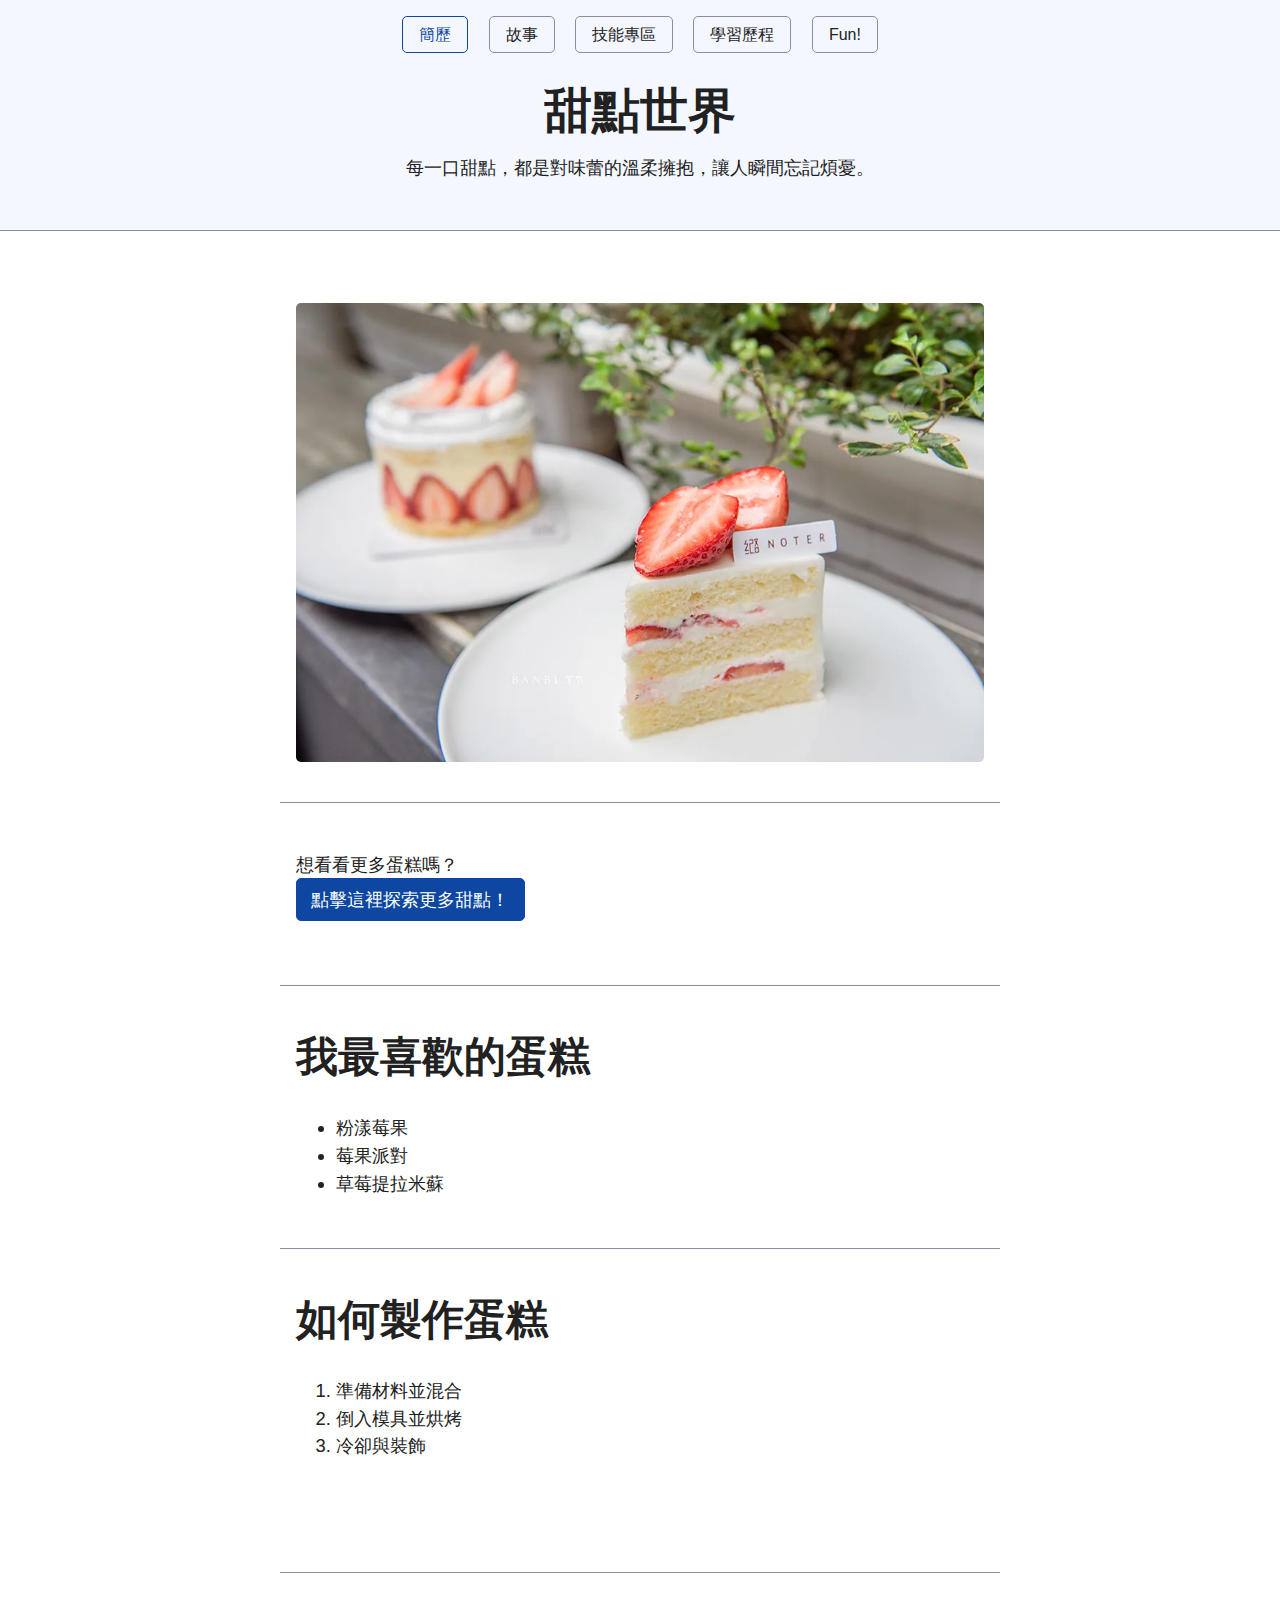
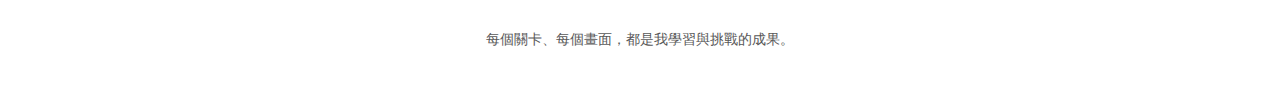
<file: index.html>
<!DOCTYPE html>
<html lang="zh-Hant">

<head>
  <meta charset="utf-8" />
  <meta name="viewport" content="width=device-width, initial-scale=1.0">
  <title>關於我的個人介紹</title>
  <link rel="stylesheet" href="css/simple.css"> <!-- 引入 CSS 檔案 -->
</head>

<body>
  <!-- Header Section -->
  <header>
    <nav>
      <a href="index.html" aria-current="page">簡歷</a>
      <a href="story.html">故事</a>
      <a href="blog/index.html">技能專區</a>
      <a href="resume.html">學習歷程</a>
      <a href="fun.html">Fun!</a>
    </nav>
    <h1>甜點世界</h1>
    <p>每一口甜點，都是對味蕾的溫柔擁抱，讓人瞬間忘記煩憂。</p>
  </header>

  <!-- Main Content Section -->
  <main>
    <section>
      <img src="images/20190322141539_91.webp" alt="甜點的照片" class="image-banner" />
    </section>

    <section>
      <p>
        想看看更多蛋糕嗎？ <br />
        <a href="https://www.85cafe.com/Product.php?datatid=8&datasid=16" class="button">點擊這裡探索更多甜點！</a>
      </p>
    </section>

    <section>
      <h2>我最喜歡的蛋糕</h2>
      <ul>
        <li>粉漾莓果</li>
        <li>莓果派對</li>
        <li>草莓提拉米蘇</li>
      </ul>
    </section>

    <section>
      <h2>如何製作蛋糕</h2>
      <ol>
        <li>準備材料並混合</li>
        <li>倒入模具並烘烤</li>
        <li>冷卻與裝飾</li>
      </ol>
    </section>
  </main>

  <!-- Footer Section -->
  <footer>
    <p>每個關卡、每個畫面，都是我學習與挑戰的成果。</p>
  </footer>
</body>

</html>
</file>
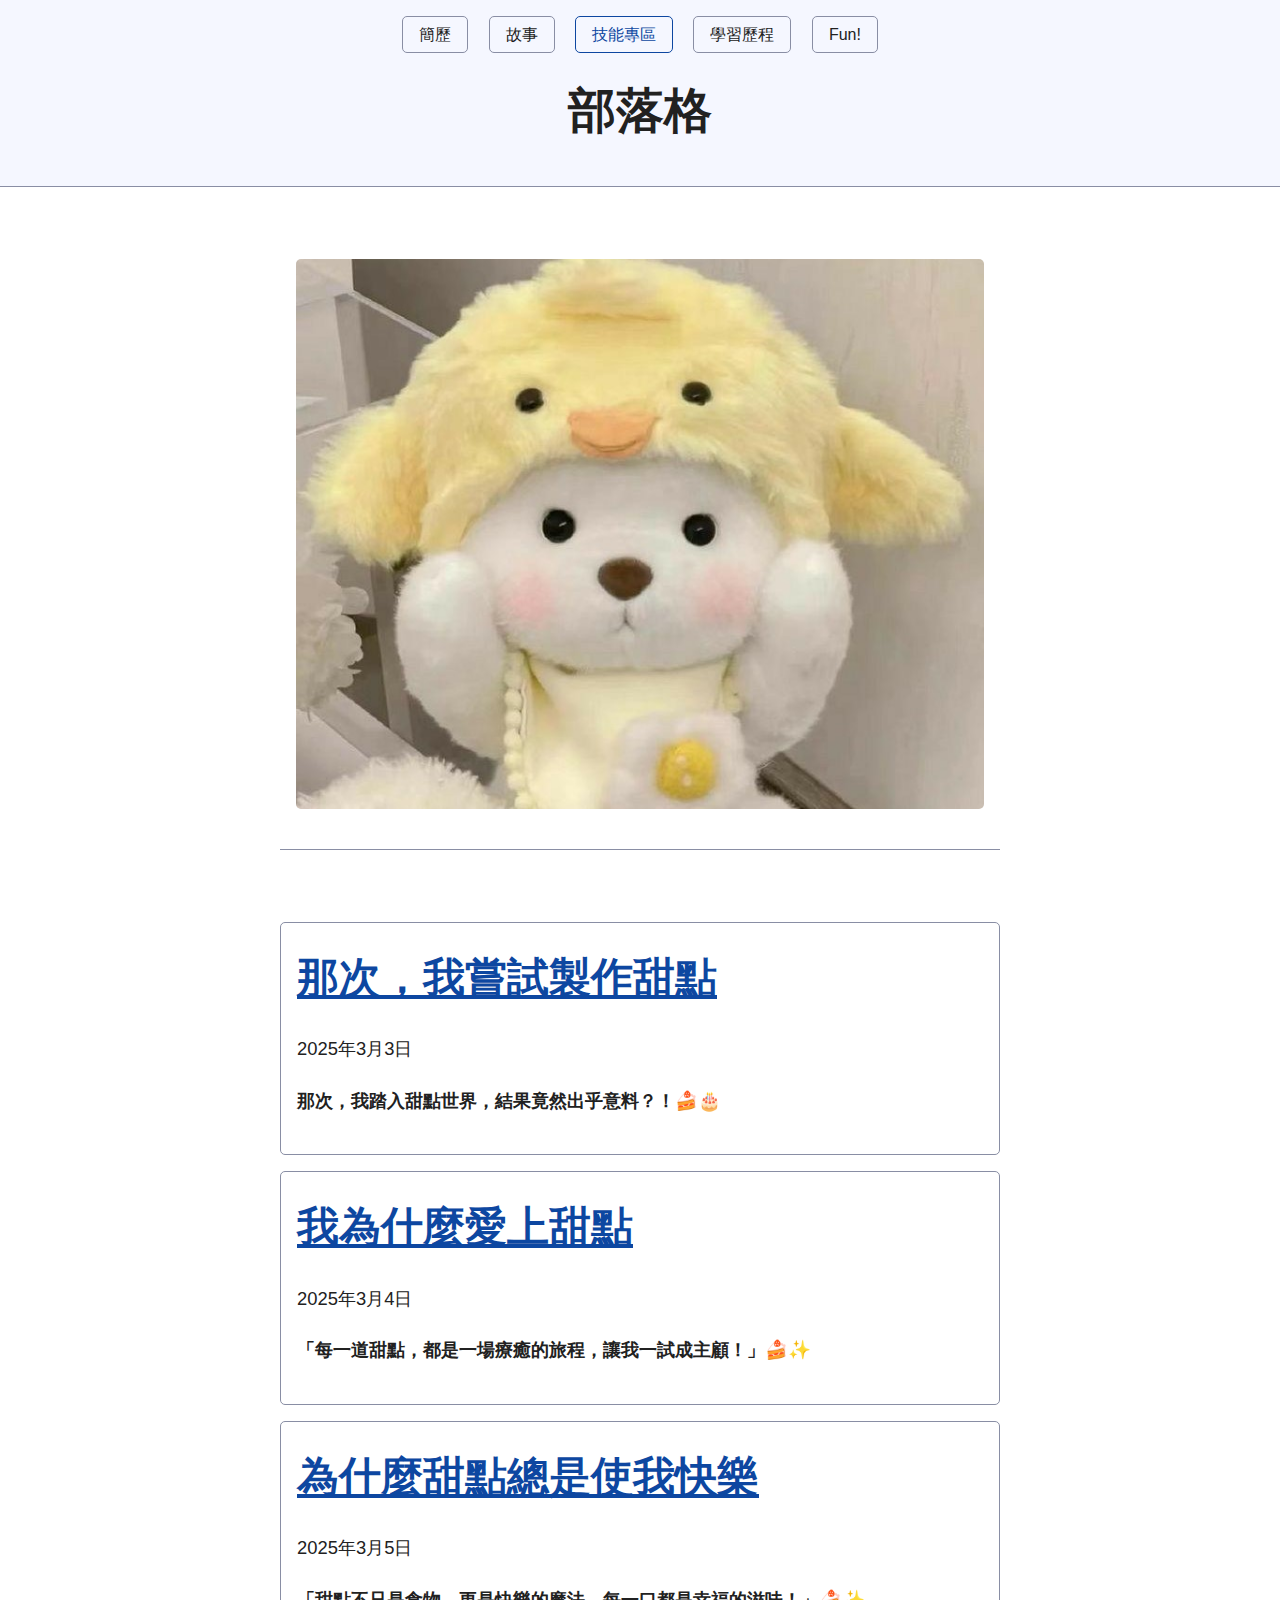
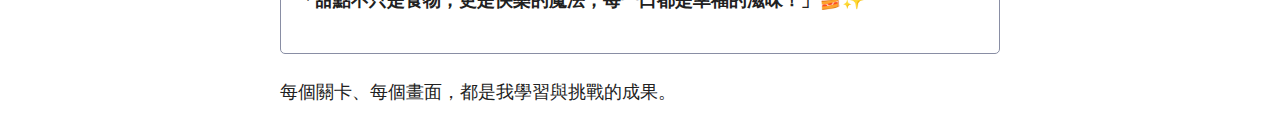
<file: blog/index.html>
<!DOCTYPE html>
<html lang="zh-Hant">

<head>
    <meta charset="utf-8" />
    <meta name="viewport" content="width=device-width, initial-scale=1.0">
    <title>歡迎來到甜點世界</title>
    <link rel="stylesheet" href="../css/simple.css"> <!-- 引入 CSS 檔案 -->
</head>

<body>
    <!-- Header Section -->
    <header>
        <nav>
            <a href="../index.html" >簡歷</a>
            <a href="../story.html">故事</a>
            <a href="index.html"aria-current="page">技能專區</a>
            <a href="../resume.html">學習歷程</a>
            <a href="../fun.html">Fun!</a>
        </nav>
        <h1>部落格</h1>
        
    </header>

    <!-- Main Content Section -->
    <main>
        <section>
            <img src="../images/423737894_280917855093997_6828194663656466179_n (1).jpg" alt="甜點的照片" class="image-banner" />
        </section>

        <main>
            <article>
              <h2>
                <a href="2025-03-03-abc.html">那次，我嘗試製作甜點</a>
              </h2>
              <p><time datetime="2025-03-03">2025年3月3日</time></p>
              <p>
               <strong>那次，我踏入甜點世界，結果竟然出乎意料？！</strong>🍰🎂 
              </p>
            </article>
            <article>
              <h2>
                <a href="2025-03-04-abc.html">我為什麼愛上甜點</a>
              </h2>
              <p><time datetime="2025-03-04">2025年3月4日</time></p>
              <p>
                <strong>「每一道甜點，都是一場療癒的旅程，讓我一試成主顧！」</strong>🍰✨
              </p>
            </article>
            <article>
              <h2>
                <a href="2025-03-05-abc.html">為什麼甜點總是使我快樂</a>
              </h2>
              <p><time datetime="2025-03-05">2025年3月5日</time></p>
              <p>
                <strong>「甜點不只是食物，更是快樂的魔法，每一口都是幸福的滋味！」</strong>🍰✨
              </p>
            </article>
          </main>
    <!-- Footer Section -->
    <footer>
        <p>每個關卡、每個畫面，都是我學習與挑戰的成果。</p>
    </footer>
</body>

</html>
</file>
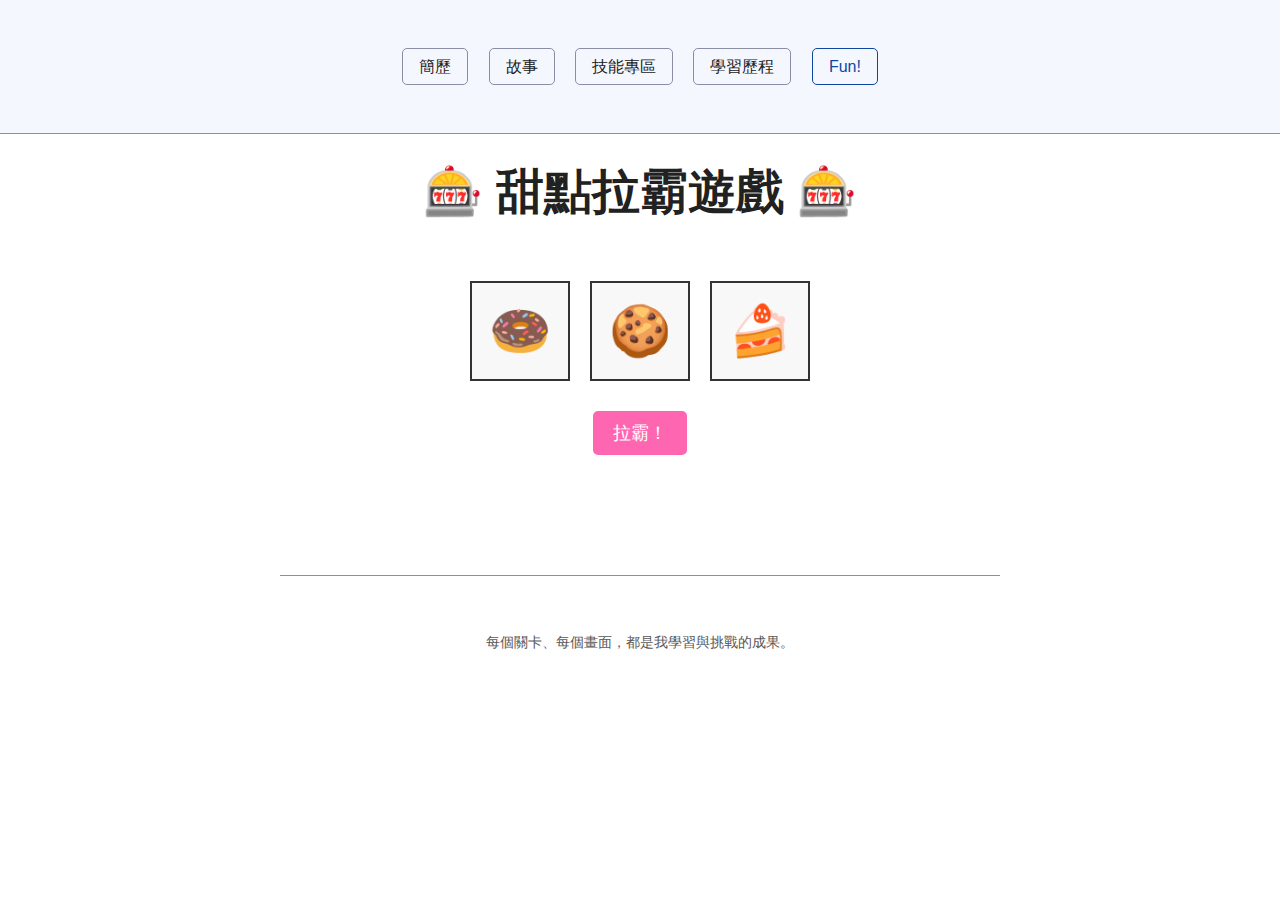
<file: fun.html>
<!DOCTYPE html>
<html lang="zh-Hant">
<head>
  <meta charset="utf-8" />
  <meta name="viewport" content="width=device-width, initial-scale=1.0">
  <title>歡迎來到遊戲專區</title>
  <link rel="stylesheet" href="css/simple.css"> <!-- 保留你原本的外部 CSS -->
  <style>
    .slot-machine {
      display: flex;
      justify-content: center;
      margin: 20px;
    }
    .slot {
      width: 100px;
      height: 100px;
      font-size: 50px;
      border: 2px solid #333;
      display: flex;
      align-items: center;
      justify-content: center;
      background: #f8f8f8;
      margin: 10px;
      overflow: hidden;
      position: relative;
    }
    .slot span {
      display: block;
      position: absolute;
      top: 50%;
      left: 50%;
      transform: translate(-50%, -50%);
      transition: transform 1s ease-in-out;
    }
    .spinning {
      animation: spin 0.1s linear infinite;
    }
    @keyframes spin {
      0% { transform: translate(-50%, -150%); }
      100% { transform: translate(-50%, 150%); }
    }
    .stopped {
      animation: none;
    }
    .btn {
      padding: 10px 20px;
      font-size: 18px;
      cursor: pointer;
      background: #ff66b2;
      color: white;
      border: none;
    }
    .btn:disabled {
      background: #ccc;
      cursor: not-allowed;
    }
  </style>
</head>
<body>
  <header>
    <nav>
      <a href="index.html">簡歷</a>
      <a href="story.html">故事</a>
      <a href="blog/index.html">技能專區</a>
      <a href="resume.html">學習歷程</a>
      <a href="fun.html" aria-current="page">Fun!</a>
    </nav>
  </header>

  <h1 style="text-align: center;">🎰 甜點拉霸遊戲 🎰</h1>
  <div class="slot-machine">
    <div class="slot"><span id="slot1">🍩</span></div>
    <div class="slot"><span id="slot2">🍪</span></div>
    <div class="slot"><span id="slot3">🍰</span></div>
  </div>
  <div style="text-align: center;">
    <button class="btn" id="spinBtn" onclick="spin()">拉霸！</button>
    <h2 id="result"></h2>
  </div>

  <footer>
    <p>每個關卡、每個畫面，都是我學習與挑戰的成果。</p>
  </footer>

  <script>
    function spin() {
      const items = ["🍩", "🍪", "🍰", "🍫", "🍦", "🧁"];
      const slot1 = document.getElementById("slot1");
      const slot2 = document.getElementById("slot2");
      const slot3 = document.getElementById("slot3");
      const result = document.getElementById("result");
      const spinBtn = document.getElementById("spinBtn");

      // 禁用按鈕
      spinBtn.disabled = true;
      result.textContent = "";

      // 開始旋轉動畫
      [slot1, slot2, slot3].forEach(slot => {
        slot.classList.add("spinning");
        slot.classList.remove("stopped");
      });

      // 隨機選擇第一個滾輪的結果
      const random1 = items[Math.floor(Math.random() * items.length)];
      
      // 第二個和第三個滾輪有 50% 機率跟隨第一個滾輪
      const random2 = Math.random() < 0.5 ? random1 : items[Math.floor(Math.random() * items.length)];
      const random3 = Math.random() < 0.5 ? random1 : items[Math.floor(Math.random() * items.length)];

      // 逐步停止並顯示最終結果
      setTimeout(() => {
        slot1.classList.remove("spinning");
        slot1.classList.add("stopped");
        slot1.textContent = random1;
      }, 1000);

      setTimeout(() => {
        slot2.classList.remove("spinning");
        slot2.classList.add("stopped");
        slot2.textContent = random2;
      }, 1500);

      setTimeout(() => {
        slot3.classList.remove("spinning");
        slot3.classList.add("stopped");
        slot3.textContent = random3;

        // 檢查結果
        if (random1 === random2 && random2 === random3) {
          result.textContent = "🎉 恭喜中獎！🎉";
        } else {
          result.textContent = "再試一次！🍀";
        }

        // 啟用按鈕
        spinBtn.disabled = false;
      }, 2000);
    }
  </script>
</body>
</html>
</file>
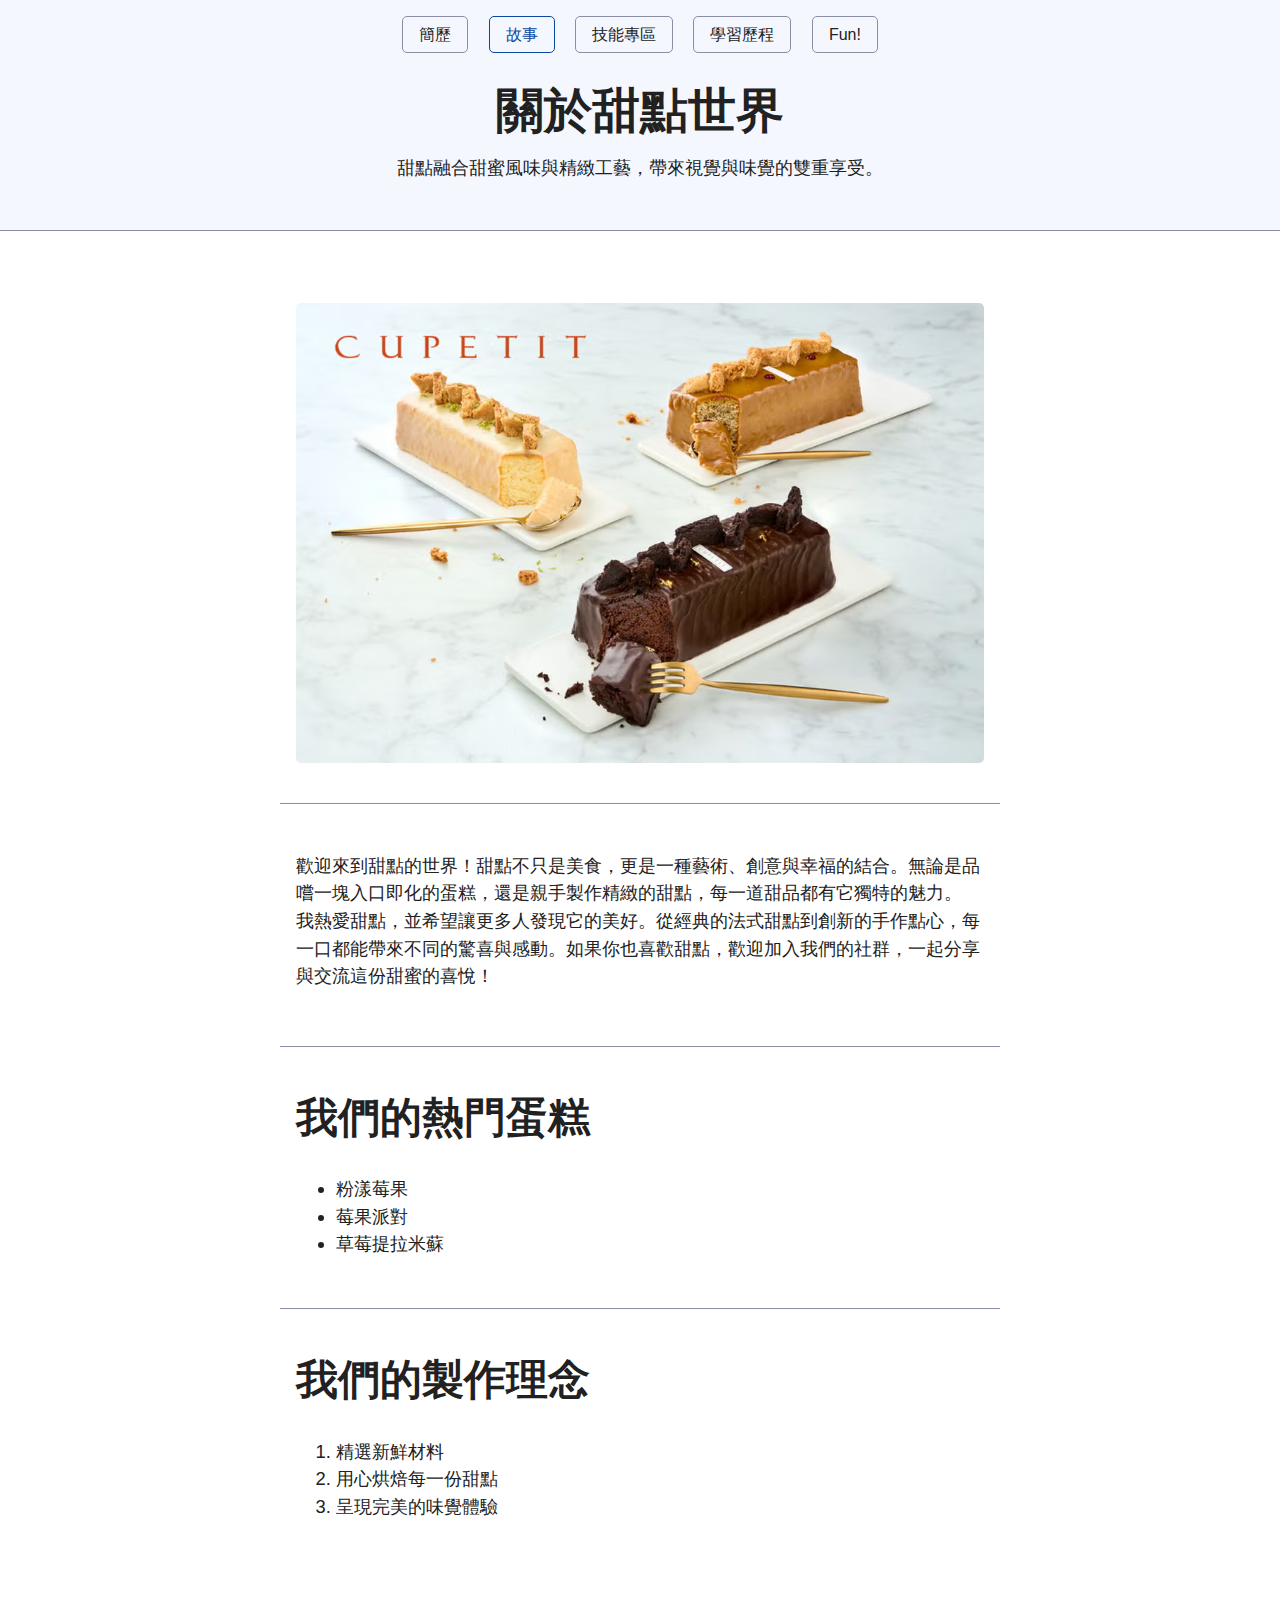
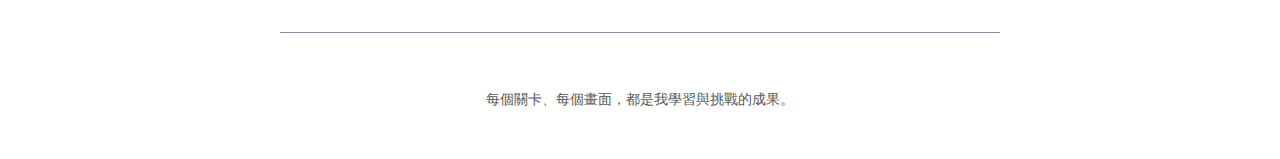
<file: story.html>
<!DOCTYPE html>
<html lang="zh-Hant">

<head>
  <meta charset="utf-8" />
  <meta name="viewport" content="width=device-width, initial-scale=1.0">
  <title>歡迎探索關於我的故事</title>
  <link rel="stylesheet" href="css/simple.css"> <!-- 引入 CSS 檔案 -->
</head>

<body>
  <!-- Header Section -->
  <header>
    <nav>
      <a href="index.html">簡歷</a>
      <a href="story.html" aria-current="page">故事</a>
      <a href="blog/index.html">技能專區</a>
      <a href="resume.html">學習歷程</a>
      <a href="fun.html">Fun!</a>
    </nav>

    <h1>關於甜點世界</h1>
    <p>甜點融合甜蜜風味與精緻工藝，帶來視覺與味覺的雙重享受。
    </p>
  </header>

  <!-- Main Content Section -->
  <main>
    <section>
      <img src="images/cupetit1-66fbaa2eb7f45.avif" alt="甜點的照片" class="image-banner" />
    </section>

    <section>
      <p>
        <text-align: justify;>
          歡迎來到甜點的世界！甜點不只是美食，更是一種藝術、創意與幸福的結合。無論是品嚐一塊入口即化的蛋糕，還是親手製作精緻的甜點，每一道甜品都有它獨特的魅力。

          我熱愛甜點，並希望讓更多人發現它的美好。從經典的法式甜點到創新的手作點心，每一口都能帶來不同的驚喜與感動。如果你也喜歡甜點，歡迎加入我們的社群，一起分享與交流這份甜蜜的喜悅！
        </text-align:>
      </p>
    </section>

    <section>
      <h2>我們的熱門蛋糕</h2>
      <ul>
        <li>粉漾莓果</li>
        <li>莓果派對</li>
        <li>草莓提拉米蘇</li>
      </ul>
    </section>

    <section>
      <h2>我們的製作理念</h2>
      <ol>
        <li>精選新鮮材料</li>
        <li>用心烘焙每一份甜點</li>
        <li>呈現完美的味覺體驗</li>
      </ol>
    </section>
  </main>

  <!-- Footer Section -->
  <footer>
    <p>每個關卡、每個畫面，都是我學習與挑戰的成果。</p>
  </footer>
</body>

</html>
</file>
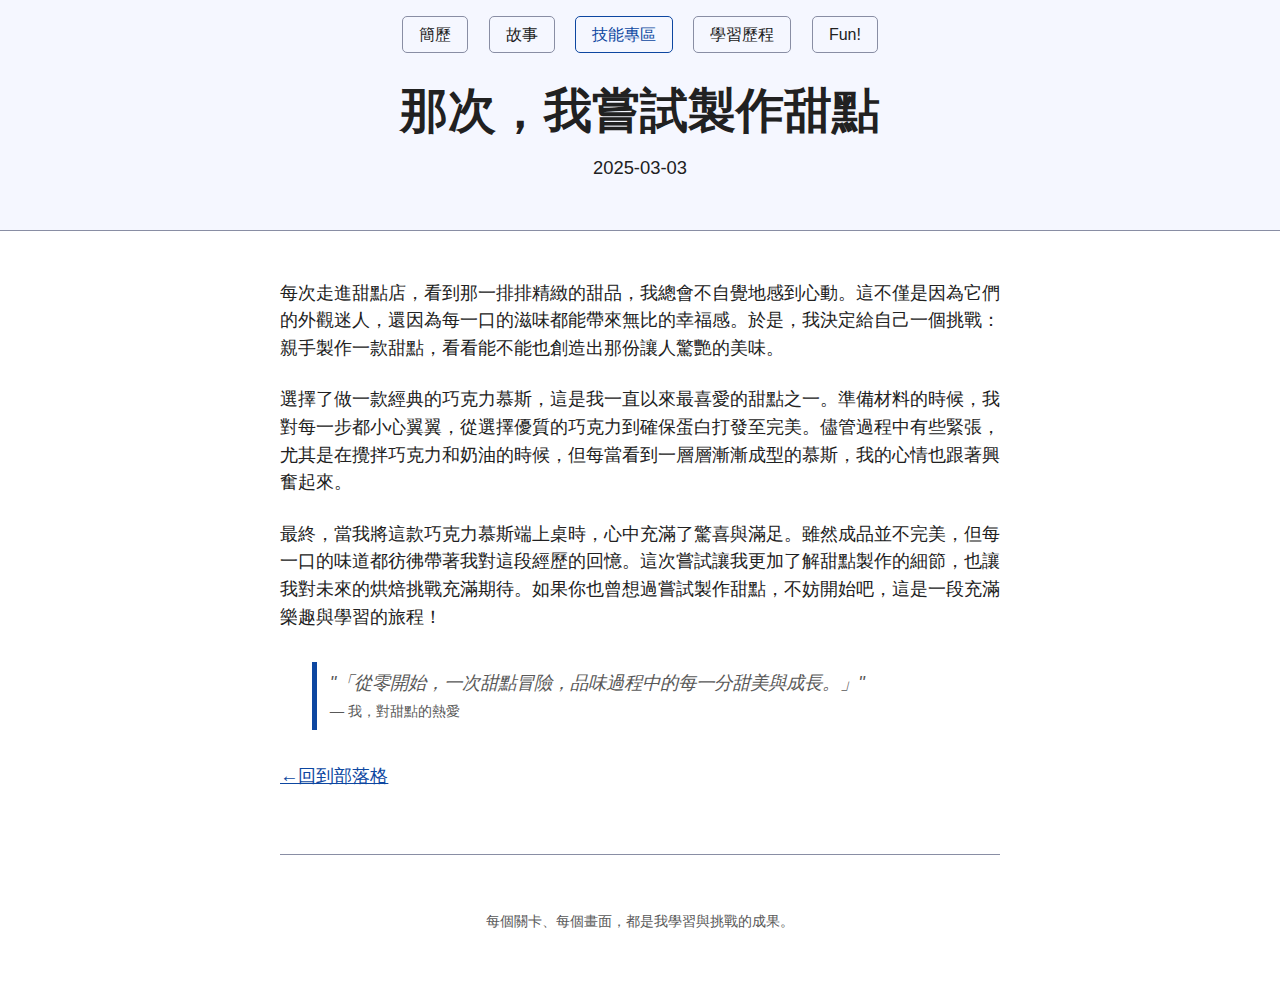
<file: blog/2025-03-03-abc.html>
<!DOCTYPE html>
<html lang="zh-Hant">

<head>
    <meta charset="utf-8" />
    <meta name="viewport" content="width=device-width, initial-scale=1.0">
    <title>歡迎來到甜點世界</title>
    <link rel="stylesheet" href="../css/simple.css"> <!-- 引入 CSS 檔案 -->
</head>

<body>
    <!-- Header Section -->
    <header>
        <nav>
            <a href="../index.html">簡歷</a>
            <a href="../story.html">故事</a>
            <a href="blog/index.html" aria-current="page">技能專區</a>
            <a href="resume.html">學習歷程</a>
            <a href="fun.html">Fun!</a>
        </nav>
        <h1>那次，我嘗試製作甜點</h1>
        <p><time datetime="2025-03-03">2025-03-03</time></p>

    </header>

    <!-- Main Content Section -->
    <main>
        <p>每次走進甜點店，看到那一排排精緻的甜品，我總會不自覺地感到心動。這不僅是因為它們的外觀迷人，還因為每一口的滋味都能帶來無比的幸福感。於是，我決定給自己一個挑戰：親手製作一款甜點，看看能不能也創造出那份讓人驚艷的美味。
        </p>
        <p>選擇了做一款經典的巧克力慕斯，這是我一直以來最喜愛的甜點之一。準備材料的時候，我對每一步都小心翼翼，從選擇優質的巧克力到確保蛋白打發至完美。儘管過程中有些緊張，尤其是在攪拌巧克力和奶油的時候，但每當看到一層層漸漸成型的慕斯，我的心情也跟著興奮起來。
        </p>
        <p>最終，當我將這款巧克力慕斯端上桌時，心中充滿了驚喜與滿足。雖然成品並不完美，但每一口的味道都彷彿帶著我對這段經歷的回憶。這次嘗試讓我更加了解甜點製作的細節，也讓我對未來的烘焙挑戰充滿期待。如果你也曾想過嘗試製作甜點，不妨開始吧，這是一段充滿樂趣與學習的旅程！
        </p>
        <blockquote>
            "「從零開始，一次甜點冒險，品味過程中的每一分甜美與成長。」"
            <br>
            <cite>— 我，對甜點的熱愛</cite>
        </blockquote>


        <a href="./index.html">&larr;回到部落格</a>
    </main>

    <!-- Footer Section -->
    <footer>
        <p>每個關卡、每個畫面，都是我學習與挑戰的成果。</p>
    </footer>
</body>

</html>
</file>
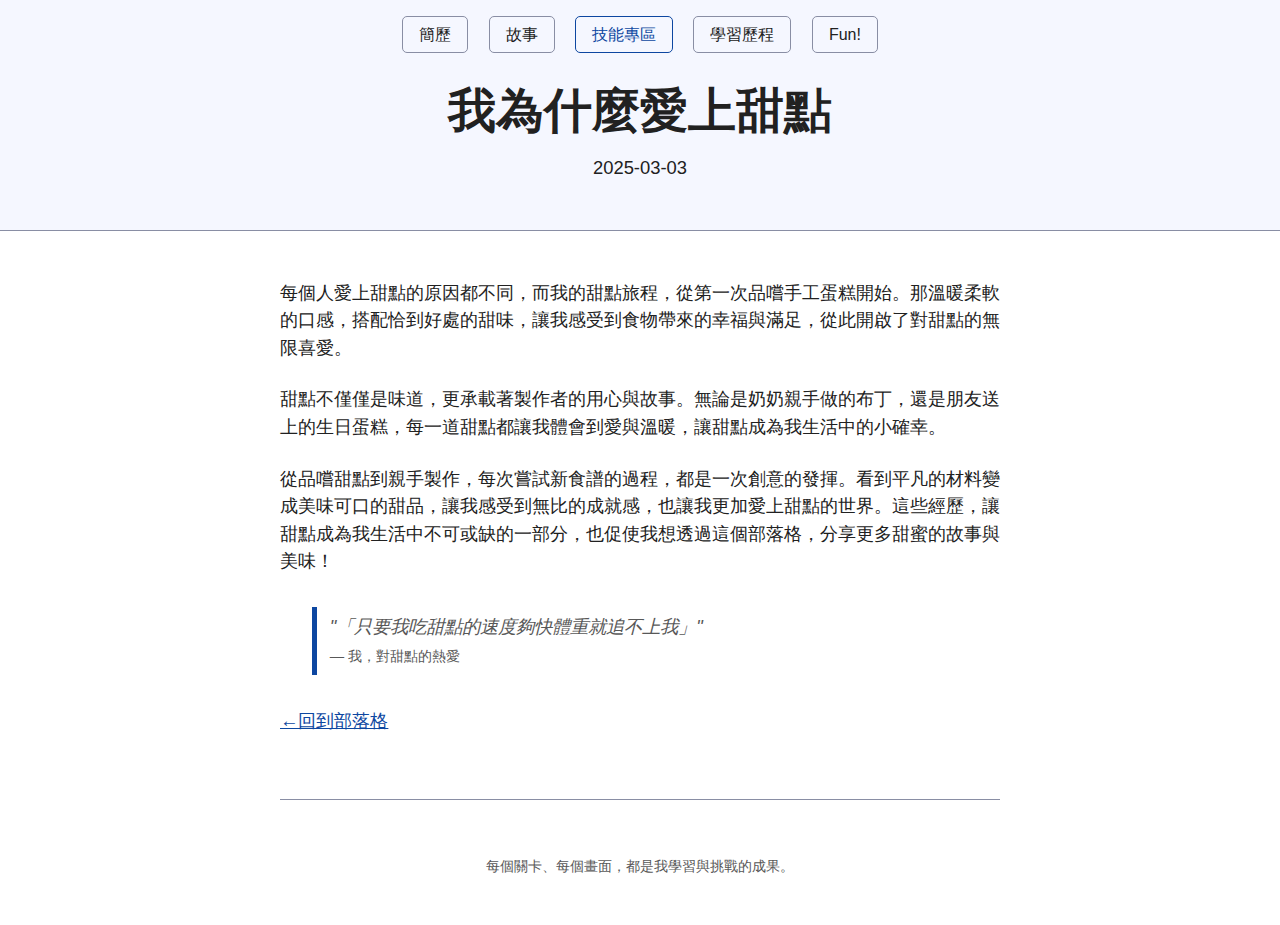
<file: blog/2025-03-04-abc.html>
<!DOCTYPE html>
<html lang="zh-Hant">

<head>
    <meta charset="utf-8" />
    <meta name="viewport" content="width=device-width, initial-scale=1.0">
    <title>歡迎來到甜點世界</title>
    <link rel="stylesheet" href="../css/simple.css"> <!-- 引入 CSS 檔案 -->
</head>

<body>
    <!-- Header Section -->
    <header>
        <nav>
            <a href="../index.html" >簡歷</a>
            <a href="../story.html">故事</a>
            <a href="blog/index.html"aria-current="page">技能專區</a>
            <a href="resume.html">學習歷程</a>
            <a href="fun.html">Fun!</a>
        </nav>
        <h1>我為什麼愛上甜點</h1>
        <p><time datetime="2025-03-03">2025-03-03</time></p>

    </header>

    <!-- Main Content Section -->
    <main>
        <p>每個人愛上甜點的原因都不同，而我的甜點旅程，從第一次品嚐手工蛋糕開始。那溫暖柔軟的口感，搭配恰到好處的甜味，讓我感受到食物帶來的幸福與滿足，從此開啟了對甜點的無限喜愛。</p>
        <p>甜點不僅僅是味道，更承載著製作者的用心與故事。無論是奶奶親手做的布丁，還是朋友送上的生日蛋糕，每一道甜點都讓我體會到愛與溫暖，讓甜點成為我生活中的小確幸。</p>
        <p>從品嚐甜點到親手製作，每次嘗試新食譜的過程，都是一次創意的發揮。看到平凡的材料變成美味可口的甜品，讓我感受到無比的成就感，也讓我更加愛上甜點的世界。這些經歷，讓甜點成為我生活中不可或缺的一部分，也促使我想透過這個部落格，分享更多甜蜜的故事與美味！</p>
        <blockquote>
         "「只要我吃甜點的速度夠快體重就追不上我」"
         <br>
         <cite>— 我，對甜點的熱愛</cite>
        </blockquote>
       

        <a href="./index.html">&larr;回到部落格</a>
    </main>

    <!-- Footer Section -->
    <footer>
        <p>每個關卡、每個畫面，都是我學習與挑戰的成果。</p>
    </footer>
</body>

</html>
</file>
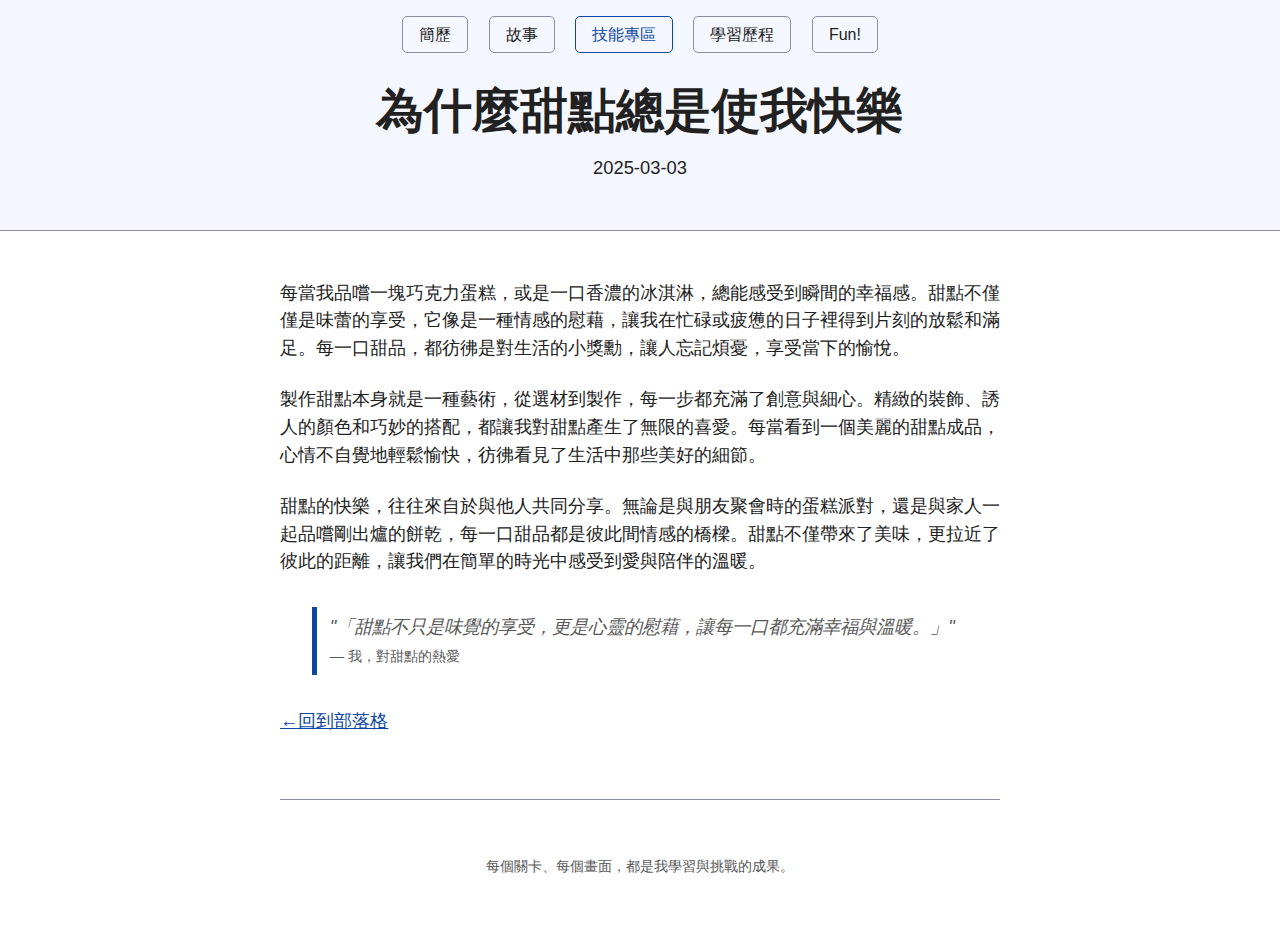
<file: blog/2025-03-05-abc.html>
<!DOCTYPE html>
<html lang="zh-Hant">

<head>
    <meta charset="utf-8" />
    <meta name="viewport" content="width=device-width, initial-scale=1.0">
    <title>歡迎來到甜點世界</title>
    <link rel="stylesheet" href="../css/simple.css"> <!-- 引入 CSS 檔案 -->
</head>

<body>
    <!-- Header Section -->
    <header>
        <nav>
            <a href="../index.html" >簡歷</a>
            <a href="../story.html">故事</a>
            <a href="blog/index.html"aria-current="page">技能專區</a>
            <a href="resume.html">學習歷程</a>
            <a href="fun.html">Fun!</a>
        </nav>
        <h1>為什麼甜點總是使我快樂</h1>
        <p><time datetime="2025-03-03">2025-03-03</time></p>

    </header>

    <!-- Main Content Section -->
    <main>
        <p>每當我品嚐一塊巧克力蛋糕，或是一口香濃的冰淇淋，總能感受到瞬間的幸福感。甜點不僅僅是味蕾的享受，它像是一種情感的慰藉，讓我在忙碌或疲憊的日子裡得到片刻的放鬆和滿足。每一口甜品，都彷彿是對生活的小獎勳，讓人忘記煩憂，享受當下的愉悅。</p>
        <p>製作甜點本身就是一種藝術，從選材到製作，每一步都充滿了創意與細心。精緻的裝飾、誘人的顏色和巧妙的搭配，都讓我對甜點產生了無限的喜愛。每當看到一個美麗的甜點成品，心情不自覺地輕鬆愉快，彷彿看見了生活中那些美好的細節。</p>
        <p>甜點的快樂，往往來自於與他人共同分享。無論是與朋友聚會時的蛋糕派對，還是與家人一起品嚐剛出爐的餅乾，每一口甜品都是彼此間情感的橋樑。甜點不僅帶來了美味，更拉近了彼此的距離，讓我們在簡單的時光中感受到愛與陪伴的溫暖。</p>
        <blockquote>
         "「甜點不只是味覺的享受，更是心靈的慰藉，讓每一口都充滿幸福與溫暖。」"
         <br>
         <cite>— 我，對甜點的熱愛</cite>
        </blockquote>
       

        <a href="./index.html">&larr;回到部落格</a>
    </main>

    <!-- Footer Section -->
    <footer>
        <p>每個關卡、每個畫面，都是我學習與挑戰的成果。</p>
    </footer>
</body>

</html>
</file>
<file: css/simple.css>
/* Global variables. */
:root {
    /* Set sans-serif & mono fonts */
    --sans-font: -apple-system, BlinkMacSystemFont, "Avenir Next", Avenir,
      "Nimbus Sans L", Roboto, "Noto Sans", "Segoe UI", Arial, Helvetica,
      "Helvetica Neue", sans-serif;
    --mono-font: Consolas, Menlo, Monaco, "Andale Mono", "Ubuntu Mono", monospace;
    --standard-border-radius: 5px;
  
    /* Default (light) theme */
    --bg: #fff;
    --accent-bg: #f5f7ff;
    --text: #212121;
    --text-light: #585858;
    --border: #898EA4;
    --accent: #0d47a1;
    --accent-hover: #1266e2;
    --accent-text: var(--bg);
    --code: #d81b60;
    --preformatted: #444;
    --marked: #ffdd33;
    --disabled: #efefef;
  }
  
  /* Dark theme */
  @media (prefers-color-scheme: dark) {
    :root {
      color-scheme: dark;
      --bg: #212121;
      --accent-bg: #2b2b2b;
      --text: #dcdcdc;
      --text-light: #ababab;
      --accent: #ffb300;
      --accent-hover: #ffe099;
      --accent-text: var(--bg);
      --code: #f06292;
      --preformatted: #ccc;
      --disabled: #111;
    }
    /* Add a bit of transparency so light media isn't so glaring in dark mode */
    img,
    video {
      opacity: 0.8;
    }
  }
  
  /* Reset box-sizing */
  *, *::before, *::after {
    box-sizing: border-box;
  }
  
  /* Reset default appearance */
  textarea,
  select,
  input,
  progress {
    appearance: none;
    -webkit-appearance: none;
    -moz-appearance: none;
  }
  
  html {
    /* Set the font globally */
    font-family: var(--sans-font);
    scroll-behavior: smooth;
  }
  
  /* Make the body a nice central block */
  body {
    color: var(--text);
    background-color: var(--bg);
    font-size: 1.15rem;
    line-height: 1.5;
    display: grid;
    grid-template-columns: 1fr min(45rem, 90%) 1fr;
    margin: 0;
  }
  body > * {
    grid-column: 2;
  }
  
  /* Make the header bg full width, but the content inline with body */
  body > header {
    background-color: var(--accent-bg);
    border-bottom: 1px solid var(--border);
    text-align: center;
    padding: 0 0.5rem 2rem 0.5rem;
    grid-column: 1 / -1;
  }
  
  body > header > *:only-child {
    margin-block-start: 2rem;
  }
  
  body > header h1 {
    max-width: 1200px;
    margin: 1rem auto;
  }
  
  body > header p {
    max-width: 40rem;
    margin: 1rem auto;
  }
  
  /* Add a little padding to ensure spacing is correct between content and header > nav */
  main {
    padding-top: 1.5rem;
  }
  
  body > footer {
    margin-top: 4rem;
    padding: 2rem 1rem 1.5rem 1rem;
    color: var(--text-light);
    font-size: 0.9rem;
    text-align: center;
    border-top: 1px solid var(--border);
  }
  
  /* Format headers */
  h1 {
    font-size: 3rem;
  }
  
  h2 {
    font-size: 2.6rem;
    margin-top: 3rem;
  }
  
  h3 {
    font-size: 2rem;
    margin-top: 3rem;
  }
  
  h4 {
    font-size: 1.44rem;
  }
  
  h5 {
    font-size: 1.15rem;
  }
  
  h6 {
    font-size: 0.96rem;
  }
  
  p {
    margin: 1.5rem 0;
  }
  
  /* Prevent long strings from overflowing container */
  p, h1, h2, h3, h4, h5, h6 {
    overflow-wrap: break-word;
  }
  
  /* Fix line height when title wraps */
  h1,
  h2,
  h3 {
    line-height: 1.1;
  }
  
  /* Reduce header size on mobile */
  @media only screen and (max-width: 720px) {
    h1 {
      font-size: 2.5rem;
    }
  
    h2 {
      font-size: 2.1rem;
    }
  
    h3 {
      font-size: 1.75rem;
    }
  
    h4 {
      font-size: 1.25rem;
    }
  }
  
  /* Format links & buttons */
  a,
  a:visited {
    color: var(--accent);
  }
  
  a:hover {
    text-decoration: none;
  }
  
  button,
  .button,
  a.button, /* extra specificity to override a */
  input[type="submit"],
  input[type="reset"],
  input[type="button"] {
    border: 1px solid var(--accent);
    background-color: var(--accent);
    color: var(--accent-text);
    padding: 0.5rem 0.9rem;
    text-decoration: none;
    line-height: normal;
  }
  
  .button[aria-disabled="true"], 
  input:disabled,
  textarea:disabled,
  select:disabled,
  button[disabled] {
    cursor: not-allowed;
    background-color: var(--disabled);
    border-color: var(--disabled);
    color: var(--text-light);
  }
  
  input[type="range"] {
    padding: 0;
  }
  
  /* Set the cursor to '?' on an abbreviation and style the abbreviation to show that there is more information underneath */
  abbr[title] {
    cursor: help;
    text-decoration-line: underline;
    text-decoration-style: dotted;
  }
  
  button:enabled:hover,
  .button:not([aria-disabled="true"]):hover,
  input[type="submit"]:enabled:hover,
  input[type="reset"]:enabled:hover,
  input[type="button"]:enabled:hover {
    background-color: var(--accent-hover);
    border-color: var(--accent-hover);
    cursor: pointer;
  }
  
  .button:focus-visible,
  button:focus-visible:where(:enabled),
  input:enabled:focus-visible:where(
    [type="submit"],
    [type="reset"],
    [type="button"]
  ) {
    outline: 2px solid var(--accent);
    outline-offset: 1px;
  }
  
  /* Format navigation */
  header > nav {
    font-size: 1rem;
    line-height: 2;
    padding: 1rem 0 0 0;
  }
  
  /* Use flexbox to allow items to wrap, as needed */
  header > nav ul,
  header > nav ol {
    align-content: space-around;
    align-items: center;
    display: flex;
    flex-direction: row;
    flex-wrap: wrap;
    justify-content: center;
    list-style-type: none;
    margin: 0;
    padding: 0;
  }
  
  /* List items are inline elements, make them behave more like blocks */
  header > nav ul li,
  header > nav ol li {
    display: inline-block;
  }
  
  header > nav a,
  header > nav a:visited {
    margin: 0 0.5rem 1rem 0.5rem;
    border: 1px solid var(--border);
    border-radius: var(--standard-border-radius);
    color: var(--text);
    display: inline-block;
    padding: 0.1rem 1rem;
    text-decoration: none;
  }
  
  header > nav a:hover,
  header > nav a.current,
  header > nav a[aria-current="page"],
  header > nav a[aria-current="true"] {
    border-color: var(--accent);
    color: var(--accent);
    cursor: pointer;
  }
  
  /* Reduce nav side on mobile */
  @media only screen and (max-width: 720px) {
    header > nav a {
      border: none;
      padding: 0;
      text-decoration: underline;
      line-height: 1;
    }
  }
  
  /* Consolidate box styling */
  aside, details, pre, progress {
    background-color: var(--accent-bg);
    border: 1px solid var(--border);
    border-radius: var(--standard-border-radius);
    margin-bottom: 1rem;
  }
  
  aside {
    font-size: 1rem;
    width: 30%;
    padding: 0 15px;
    margin-inline-start: 15px;
    float: right;
  }
  *[dir="rtl"] aside {
    float: left;
  }
  
  /* Make aside full-width on mobile */
  @media only screen and (max-width: 720px) {
    aside {
      width: 100%;
      float: none;
      margin-inline-start: 0;
    }
  }
  
  article, fieldset, dialog {
    border: 1px solid var(--border);
    padding: 1rem;
    border-radius: var(--standard-border-radius);
    margin-bottom: 1rem;
  }
  
  article h2:first-child,
  section h2:first-child,
  article h3:first-child,
  section h3:first-child {
    margin-top: 1rem;
  }
  
  section {
    border-top: 1px solid var(--border);
    border-bottom: 1px solid var(--border);
    padding: 2rem 1rem;
    margin: 3rem 0;
  }
  
  /* Don't double separators when chaining sections */
  section + section,
  section:first-child {
    border-top: 0;
    padding-top: 0;
  }
  
  section + section {
    margin-top: 0;
  }
  
  section:last-child {
    border-bottom: 0;
    padding-bottom: 0;
  }
  
  details {
    padding: 0.7rem 1rem;
  }
  
  summary {
    cursor: pointer;
    font-weight: bold;
    padding: 0.7rem 1rem;
    margin: -0.7rem -1rem;
    word-break: break-all;
  }
  
  details[open] > summary + * {
    margin-top: 0;
  }
  
  details[open] > summary {
    margin-bottom: 0.5rem;
  }
  
  details[open] > :last-child {
    margin-bottom: 0;
  }
  
  /* Format tables */
  table {
    border-collapse: collapse;
    margin: 1.5rem 0;
  }
  
  figure > table {
    width: max-content;
    margin: 0;
  }
  
  td,
  th {
    border: 1px solid var(--border);
    text-align: start;
    padding: 0.5rem;
  }
  
  th {
    background-color: var(--accent-bg);
    font-weight: bold;
  }
  
  tr:nth-child(even) {
    /* Set every other cell slightly darker. Improves readability. */
    background-color: var(--accent-bg);
  }
  
  table caption {
    font-weight: bold;
    margin-bottom: 0.5rem;
  }
  
  /* Format forms */
  textarea,
  select,
  input,
  button,
  .button {
    font-size: inherit;
    font-family: inherit;
    padding: 0.5rem;
    margin-bottom: 0.5rem;
    border-radius: var(--standard-border-radius);
    box-shadow: none;
    max-width: 100%;
    display: inline-block;
  }
  textarea,
  select,
  input {
    color: var(--text);
    background-color: var(--bg);
    border: 1px solid var(--border);
  }
  label {
    display: block;
  }
  textarea:not([cols]) {
    width: 100%;
  }
  
  /* Add arrow to drop-down */
  select:not([multiple]) {
    background-image: linear-gradient(45deg, transparent 49%, var(--text) 51%),
      linear-gradient(135deg, var(--text) 51%, transparent 49%);
    background-position: calc(100% - 15px), calc(100% - 10px);
    background-size: 5px 5px, 5px 5px;
    background-repeat: no-repeat;
    padding-inline-end: 25px;
  }
  *[dir="rtl"] select:not([multiple]) {
    background-position: 10px, 15px;
  }
  
  /* checkbox and radio button style */
  input[type="checkbox"],
  input[type="radio"] {
    vertical-align: middle;
    position: relative;
    width: min-content;
  }
  
  input[type="checkbox"] + label,
  input[type="radio"] + label {
    display: inline-block;
  }
  
  input[type="radio"] {
    border-radius: 100%;
  }
  
  input[type="checkbox"]:checked,
  input[type="radio"]:checked {
    background-color: var(--accent);
  }
  
  input[type="checkbox"]:checked::after {
    /* Creates a rectangle with colored right and bottom borders which is rotated to look like a check mark */
    content: " ";
    width: 0.18em;
    height: 0.32em;
    border-radius: 0;
    position: absolute;
    top: 0.05em;
    left: 0.17em;
    background-color: transparent;
    border-right: solid var(--bg) 0.08em;
    border-bottom: solid var(--bg) 0.08em;
    font-size: 1.8em;
    transform: rotate(45deg);
  }
  input[type="radio"]:checked::after {
    /* creates a colored circle for the checked radio button  */
    content: " ";
    width: 0.25em;
    height: 0.25em;
    border-radius: 100%;
    position: absolute;
    top: 0.125em;
    background-color: var(--bg);
    left: 0.125em;
    font-size: 32px;
  }
  
  /* Makes input fields wider on smaller screens */
  @media only screen and (max-width: 720px) {
    textarea,
    select,
    input {
      width: 100%;
    }
  }
  
  /* Set a height for color input */
  input[type="color"] {
    height: 2.5rem;
    padding:  0.2rem;
  }
  
  /* do not show border around file selector button */
  input[type="file"] {
    border: 0;
  }
  
  /* Misc body elements */
  hr {
    border: none;
    height: 1px;
    background: var(--border);
    margin: 1rem auto;
  }
  
  mark {
    padding: 2px 5px;
    border-radius: var(--standard-border-radius);
    background-color: var(--marked);
    color: black;
  }
  
  mark a {
    color: #0d47a1;
  }
  
  img,
  video {
    max-width: 100%;
    height: auto;
    border-radius: var(--standard-border-radius);
  }
  
  figure {
    margin: 0;
    display: block;
    overflow-x: auto;
  }
  
  figure > img,
  figure > picture > img {
    display: block;
    margin-inline: auto;
  }
  
  figcaption {
    text-align: center;
    font-size: 0.9rem;
    color: var(--text-light);
    margin-block: 1rem;
  }
  
  blockquote {
    margin-inline-start: 2rem;
    margin-inline-end: 0;
    margin-block: 2rem;
    padding: 0.4rem 0.8rem;
    border-inline-start: 0.35rem solid var(--accent);
    color: var(--text-light);
    font-style: italic;
  }
  
  cite {
    font-size: 0.9rem;
    color: var(--text-light);
    font-style: normal;
  }
  
  dt {
      color: var(--text-light);
  }
  
  /* Use mono font for code elements */
  code,
  pre,
  pre span,
  kbd,
  samp {
    font-family: var(--mono-font);
    color: var(--code);
  }
  
  kbd {
    color: var(--preformatted);
    border: 1px solid var(--preformatted);
    border-bottom: 3px solid var(--preformatted);
    border-radius: var(--standard-border-radius);
    padding: 0.1rem 0.4rem;
  }
  
  pre {
    padding: 1rem 1.4rem;
    max-width: 100%;
    overflow: auto;
    color: var(--preformatted);
  }
  
  /* Fix embedded code within pre */
  pre code {
    color: var(--preformatted);
    background: none;
    margin: 0;
    padding: 0;
  }
  
  /* Progress bars */
  /* Declarations are repeated because you */
  /* cannot combine vendor-specific selectors */
  progress {
    width: 100%;
  }
  
  progress:indeterminate {
    background-color: var(--accent-bg);
  }
  
  progress::-webkit-progress-bar {
    border-radius: var(--standard-border-radius);
    background-color: var(--accent-bg);
  }
  
  progress::-webkit-progress-value {
    border-radius: var(--standard-border-radius);
    background-color: var(--accent);
  }
  
  progress::-moz-progress-bar {
    border-radius: var(--standard-border-radius);
    background-color: var(--accent);
    transition-property: width;
    transition-duration: 0.3s;
  }
  
  progress:indeterminate::-moz-progress-bar {
    background-color: var(--accent-bg);
  }
  
  dialog {
    background-color: var(--bg);
    max-width: 40rem;
    margin: auto;
  }
  
  dialog::backdrop {
    background-color: var(--bg);
    opacity: 0.8;
  }
  
  @media only screen and (max-width: 720px) {
    dialog {
      max-width: calc(100vw - 2rem);
    }
  }
  
  /* Superscript & Subscript */
  /* Prevent scripts from affecting line-height. */
  sup, sub {
    vertical-align: baseline;
    position: relative;
  }
  
  sup {
    top: -0.4em;
  }
  
  sub { 
    top: 0.3em; 
  }
  
  /* Classes for notices */
  .notice {
    background: var(--accent-bg);
    border: 2px solid var(--border);
    border-radius: var(--standard-border-radius);
    padding: 1.5rem;
    margin: 2rem 0;
  }
  
  /* Print */
  @media print {
    @page {
      margin: 1cm;
    }
    body {
      display: block;
    }
    body > header {
      background-color: unset;
    }
    body > header nav,
    body > footer {
      display: none;
    }
    article {
      border: none;
      padding: 0;
    }
    a[href^="http"]::after {
      content: " <" attr(href) ">";
    }
    abbr[title]:after {
      content: " (" attr(title) ")";
    }
    a {
      text-decoration: none;
    }
    p {
      widows: 3;
      orphans: 3;
    }
    hr {
      border-top: 1px solid var(--border);
    }
    mark {
      border: 1px solid var(--border);
    }
    pre, table, figure, img, svg {
      break-inside: avoid;
    }
    pre code {
      white-space: pre-wrap;
    }
  }
</file>
